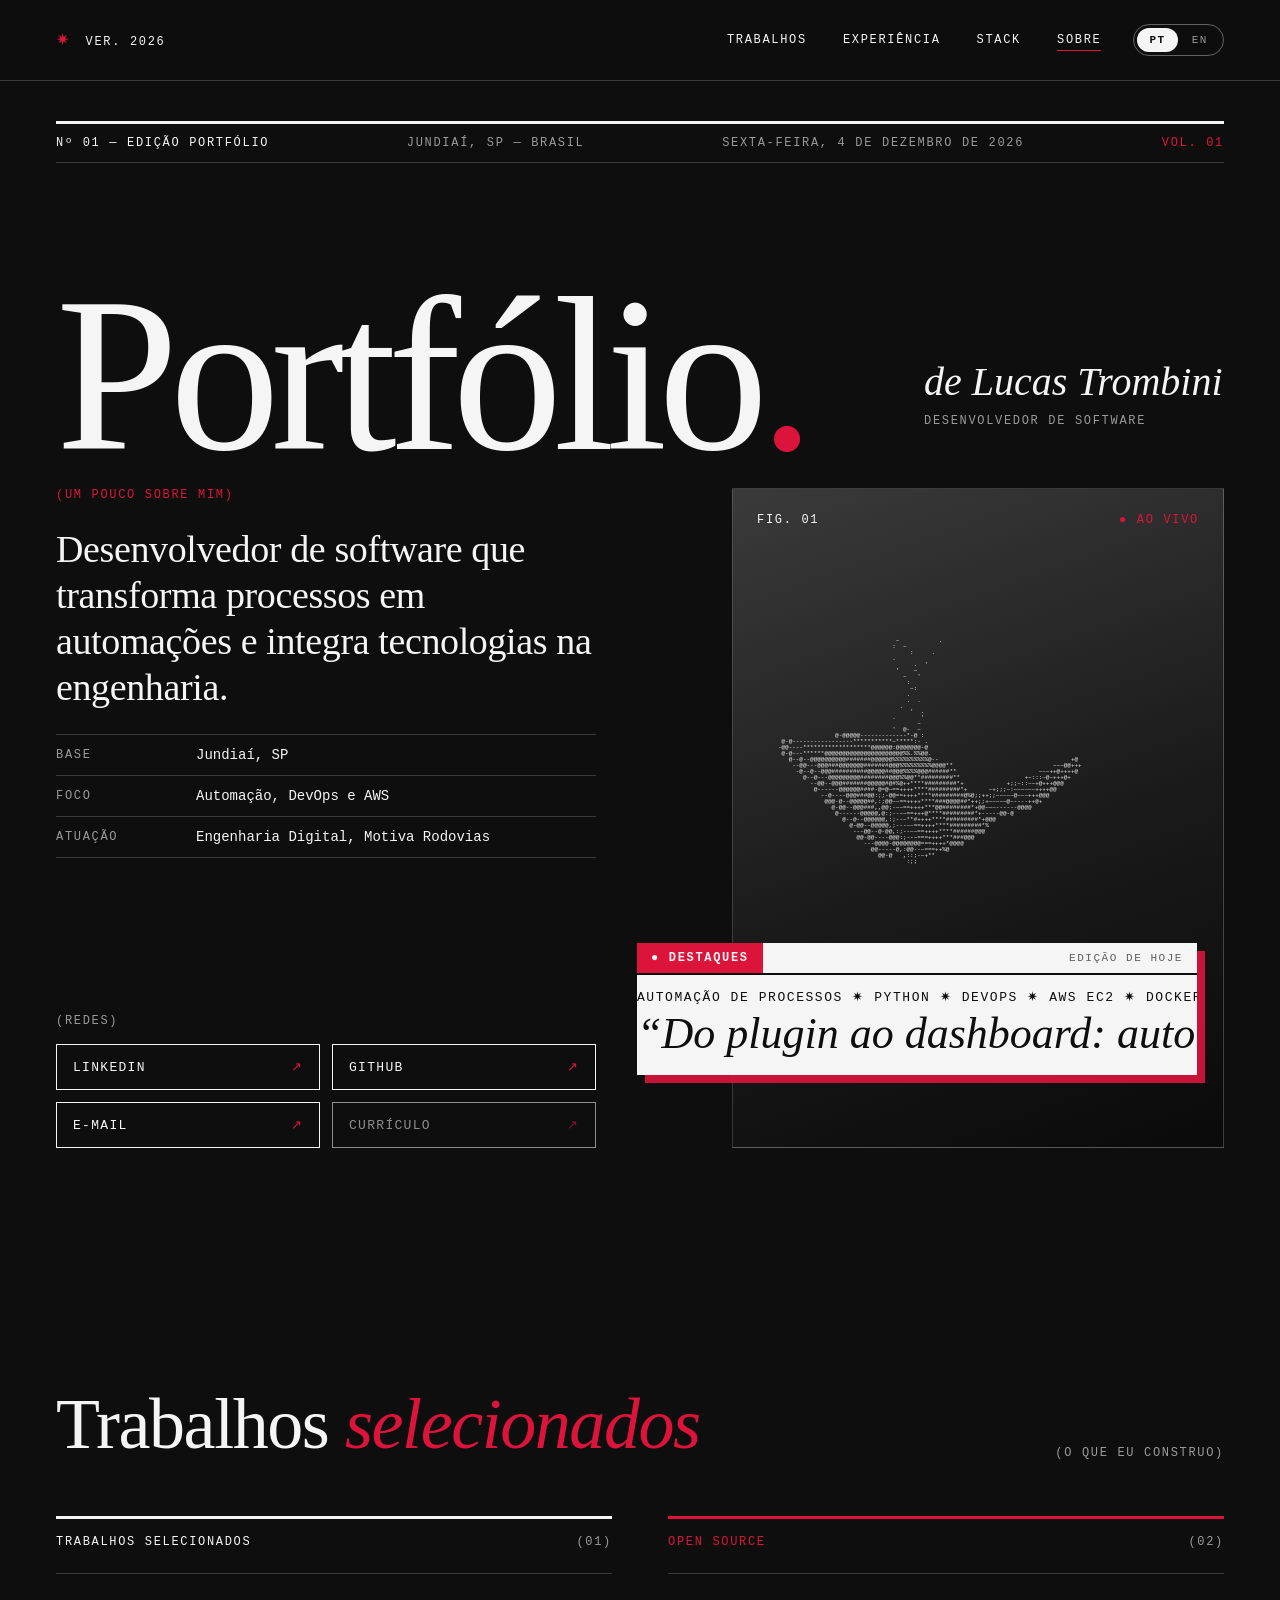
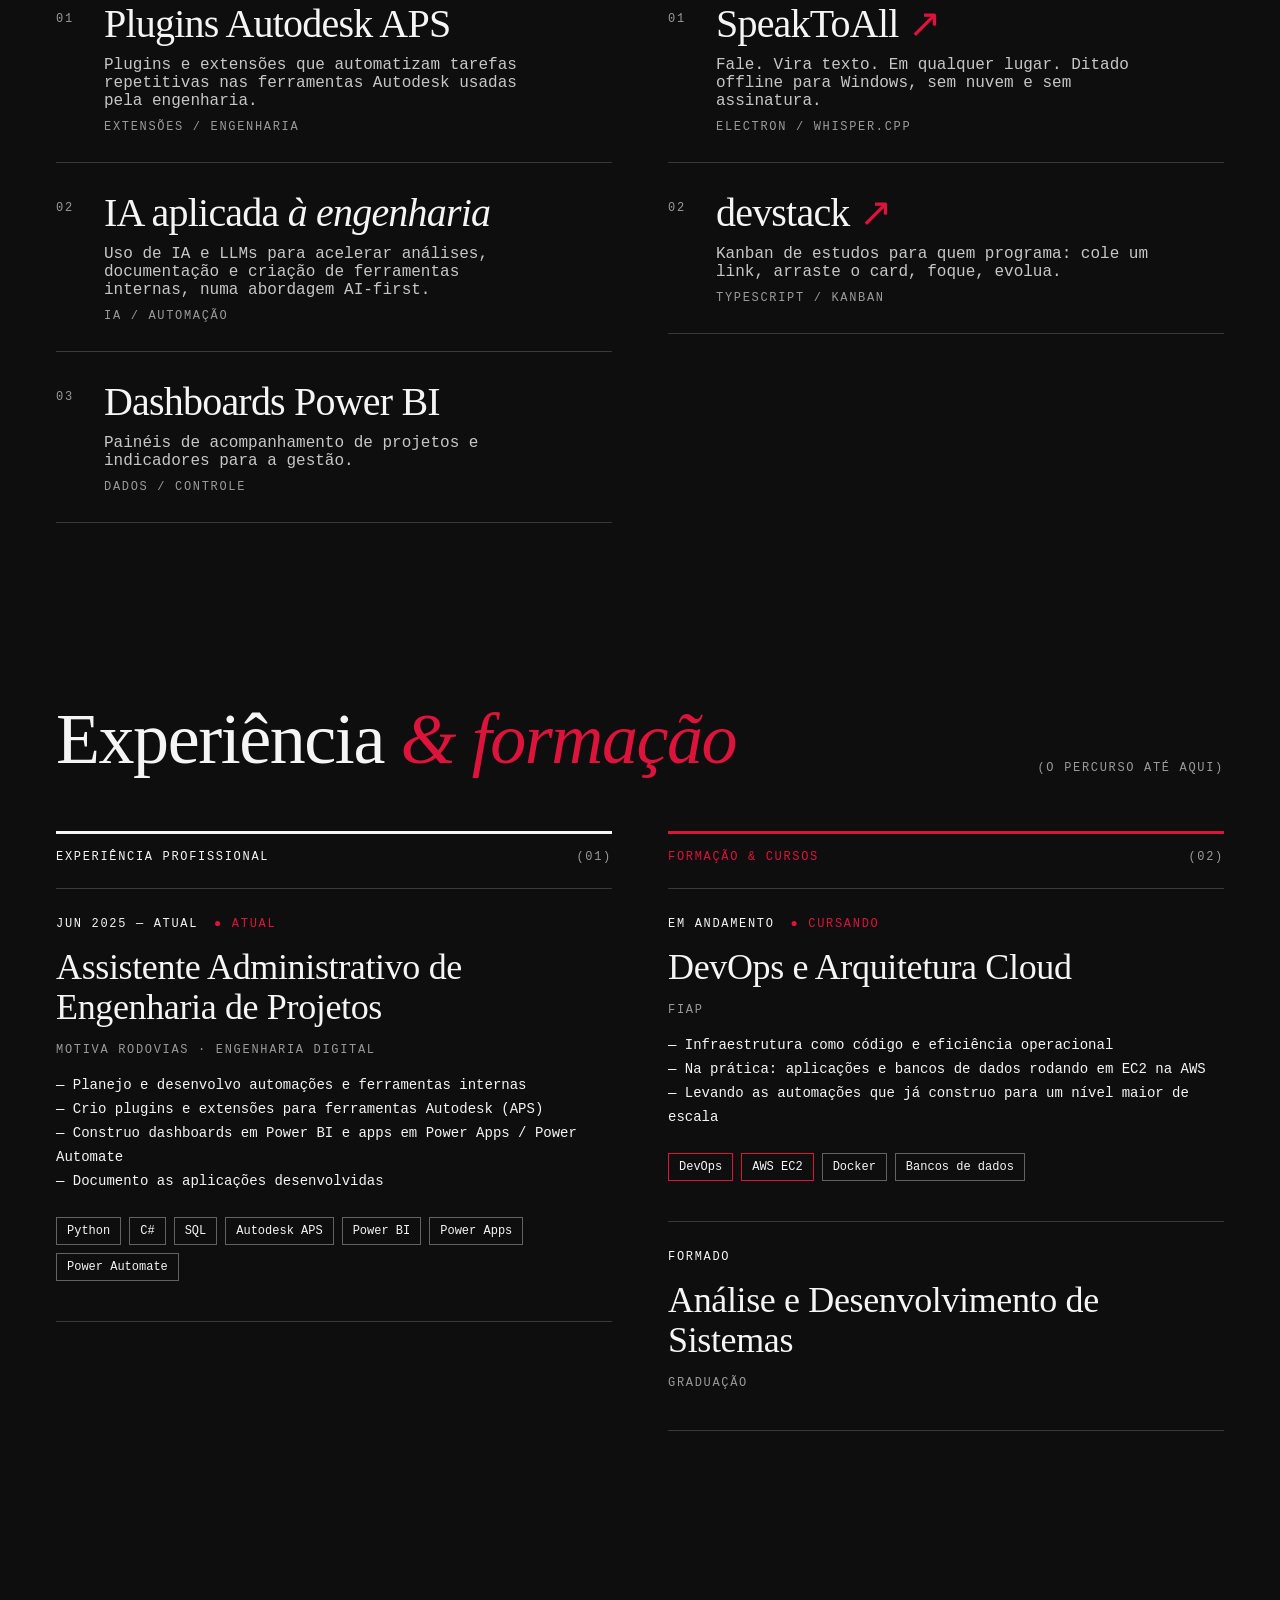
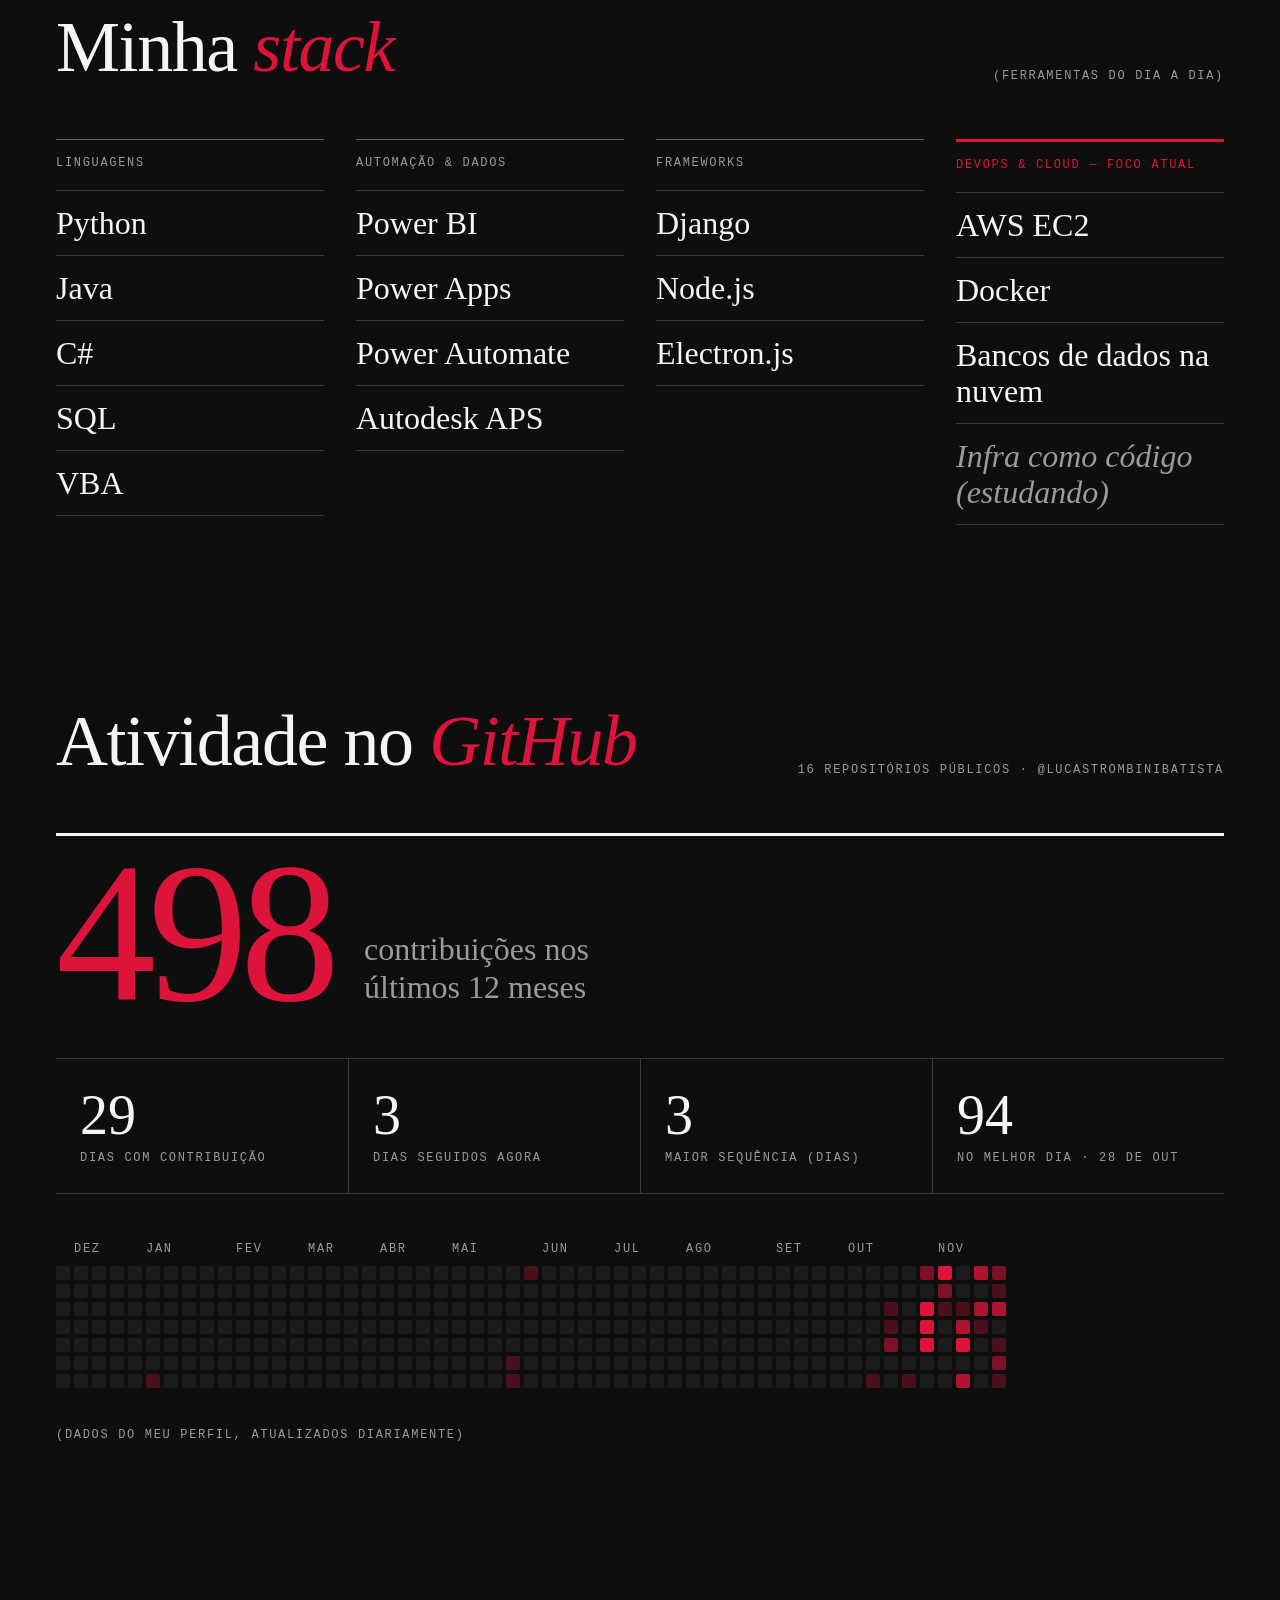
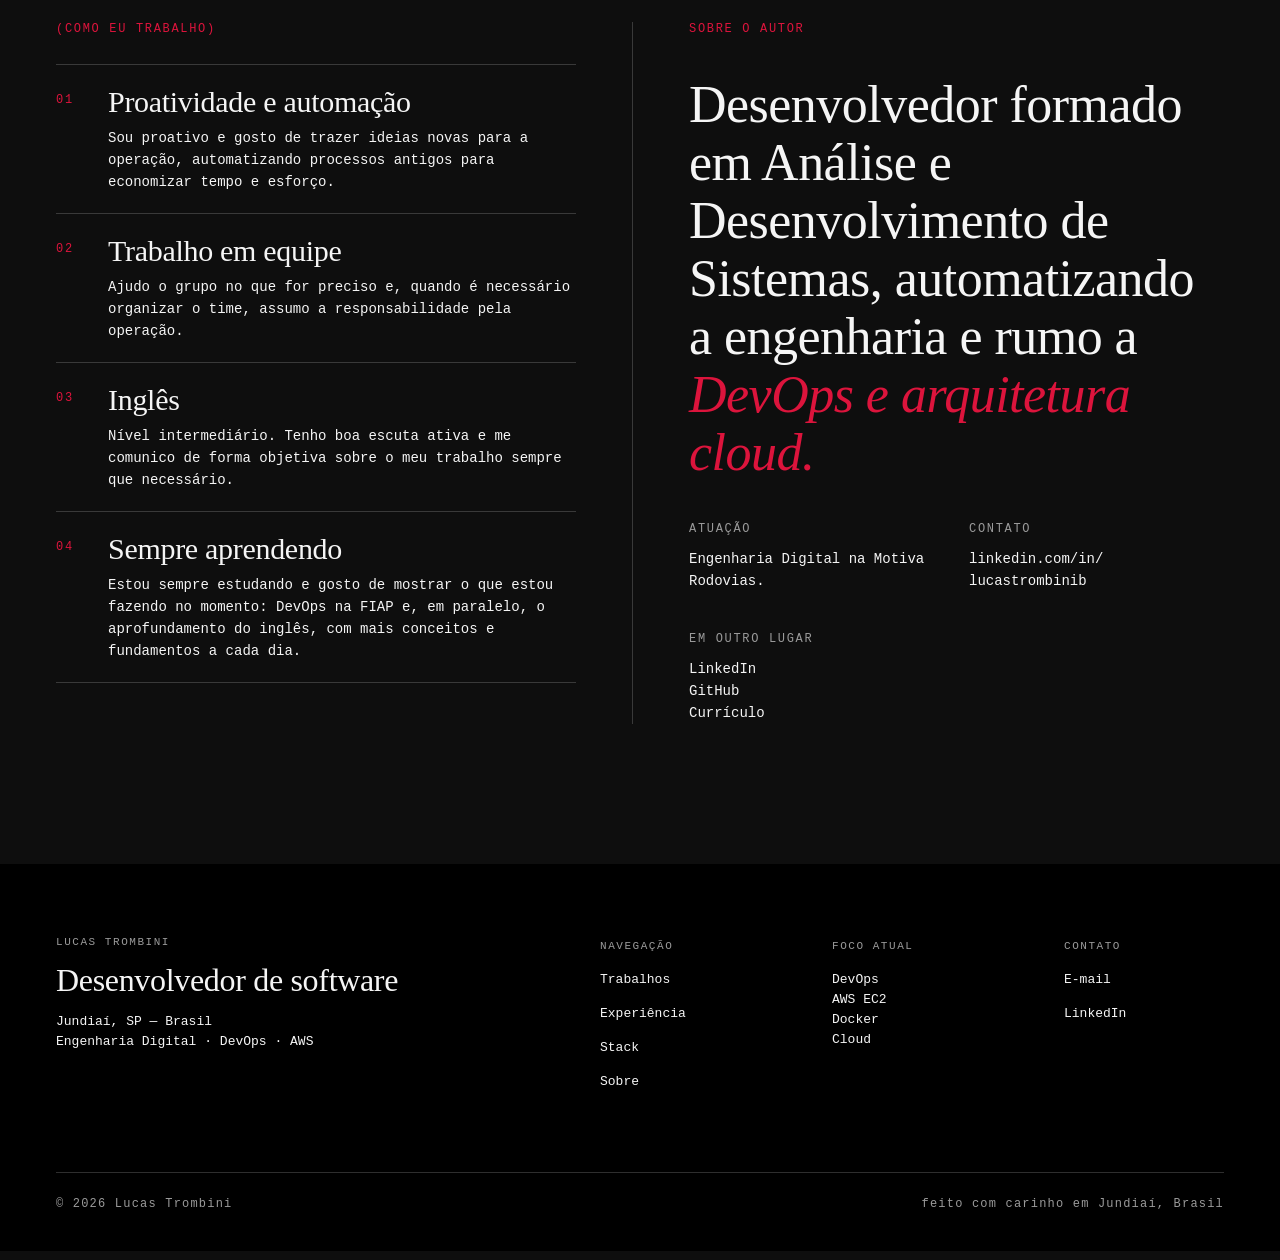
<file: index.html>
<!doctype html>
<html lang="pt-BR">
<head>
  <meta charset="utf-8">
  <meta name="viewport" content="width=device-width, initial-scale=1">
  <meta http-equiv="Content-Security-Policy" content="default-src 'self'; script-src 'self'; connect-src 'self'; style-src 'self' 'unsafe-inline' https://fonts.googleapis.com; font-src https://fonts.gstatic.com; img-src 'self' data:; object-src 'none'; base-uri 'self'; form-action 'none'">
  <title>Lucas Trombini — Portfólio</title>
  <link rel="icon" type="image/png" sizes="192x192" href="icon-192.png">
  <meta name="description" content="Portfólio de Lucas Trombini, desenvolvedor de software em Jundiaí/SP. Automações, engenharia digital, DevOps e AWS.">
  <link rel="alternate" hreflang="en" href="en/index.html">
  <link rel="alternate" hreflang="pt-BR" href="index.html">
  <link rel="preconnect" href="https://fonts.googleapis.com">
  <link rel="preconnect" href="https://fonts.gstatic.com" crossorigin>
  <link href="https://fonts.googleapis.com/css2?family=IBM+Plex+Mono:wght@400;500;600&family=Instrument+Serif:ital@0;1&display=swap" rel="stylesheet">
  <link rel="stylesheet" href="styles.css">
</head>
<body>
  <header class="header" id="topo">
    <a class="logo" href="#topo"><span class="accent">✷</span> ver. 2026</a>
    <div class="header-right">
      <nav class="nav" aria-label="Principal">
        <a href="#trabalhos">Trabalhos</a>
        <a href="#experiencia">Experiência</a>
        <a href="#stack">Stack</a>
        <a href="#sobre">Sobre</a>
      </nav>
      <div class="lang-switch" role="group" aria-label="Idioma / Language">
        <span class="current" aria-current="true">PT</span>
        <a href="en/index.html" hreflang="en" lang="en" title="Read in English">EN</a>
      </div>
    </div>
  </header>

  <main>
    <!-- HERO -->
    <section class="hero">
      <div class="masthead reveal">
        <span class="strong">Nº 01 — Edição portfólio</span>
        <span class="muted">Jundiaí, SP — Brasil</span>
        <span class="muted" id="data-hoje">Edição de hoje</span>
        <span class="accent">Vol. 01</span>
      </div>

      <div class="hero-title-row">
        <h1 class="hero-title reveal" style="--d:.05s">Portfólio<span class="accent">.</span></h1>
        <div class="title-aside reveal" style="--d:.2s">
          <span class="aside-name">de Lucas Trombini</span>
          <span class="label muted">Desenvolvedor de software</span>
        </div>
      </div>

      <div class="hero-body">
        <div class="hero-left">
          <div class="about-short reveal" style="--d:.1s">
            <span class="label accent">(Um pouco sobre mim)</span>
            <p class="lead">Desenvolvedor de software que transforma processos em automações e integra tecnologias na engenharia.</p>
            <dl class="facts">
              <div><dt class="label muted">Base</dt><dd>Jundiaí, SP</dd></div>
              <div><dt class="label muted">Foco</dt><dd>Automação, DevOps e AWS</dd></div>
              <div><dt class="label muted">Atuação</dt><dd>Engenharia Digital, Motiva Rodovias</dd></div>
            </dl>
          </div>

          <div class="socials reveal" style="--d:.2s">
            <span class="label muted">(Redes)</span>
            <div class="social-grid">
              <a class="social" href="https://www.linkedin.com/in/lucastrombinib" target="_blank" rel="noopener noreferrer">LinkedIn <span class="accent">↗</span></a>
              <a class="social" href="https://github.com/LucasTrombiniBatista" target="_blank" rel="noopener noreferrer">GitHub <span class="accent">↗</span></a>
              <a class="social" href="mailto:Lucas.trombini@outlook.com" target="_blank" rel="noopener noreferrer">E-mail <span class="accent">↗</span></a>
              <a class="social" href="#" aria-disabled="true">Currículo <span class="accent">↗</span></a>
            </div>
          </div>
        </div>

        <figure class="hero-photo reveal" style="--d:.15s">
          <div class="photo-top">
            <span class="label strong">Fig. 01</span>
            <span class="label accent">● Ao vivo</span>
          </div>
          <div class="ascii-stage"><pre id="ascii-laptop" aria-label="Laptop em ASCII girando ao lado de uma caneca de café" role="img"></pre></div>

          <div class="ticker-card">
            <div class="ticker-head">
              <span class="ticker-tag">● Destaques</span>
              <span class="ticker-edition">Edição de hoje</span>
            </div>
            <div class="ticker-line mono-line" aria-hidden="true">
              <div class="ticker-track">
                <span>Automação de processos ✷ Python ✷ DevOps ✷ AWS EC2 ✷ Docker ✷ Autodesk APS ✷ Power BI ✷&nbsp;</span>
                <span>Automação de processos ✷ Python ✷ DevOps ✷ AWS EC2 ✷ Docker ✷ Autodesk APS ✷ Power BI ✷&nbsp;</span>
              </div>
            </div>
            <div class="ticker-line serif-line">
              <div class="ticker-track slow">
                <span>“Do plugin ao dashboard: automações para a engenharia, rumo a DevOps e cloud” —&nbsp;</span>
                <span aria-hidden="true">“Do plugin ao dashboard: automações para a engenharia, rumo a DevOps e cloud” —&nbsp;</span>
              </div>
            </div>
          </div>
        </figure>
      </div>
    </section>

    <!-- TRABALHOS -->
    <section class="section" id="trabalhos">
      <div class="section-head reveal">
        <h2 class="section-title">Trabalhos <em class="accent">selecionados</em></h2>
        <span class="label muted">(o que eu construo)</span>
      </div>
      <div class="two-cols">
        <div class="col col-white reveal">
          <div class="col-head"><span class="label strong">Trabalhos selecionados</span><span class="label muted">(01)</span></div>
          <ol class="works works-compact">
            <li class="work reveal"><span class="idx label muted">01</span><div class="work-body"><span class="work-name">Plugins Autodesk APS</span><p class="work-desc">Plugins e extensões que automatizam tarefas repetitivas nas ferramentas Autodesk usadas pela engenharia.</p><span class="label muted kind">Extensões / Engenharia</span></div></li>
            <li class="work reveal"><span class="idx label muted">02</span><div class="work-body"><span class="work-name">IA aplicada <em>à engenharia</em></span><p class="work-desc">Uso de IA e LLMs para acelerar análises, documentação e criação de ferramentas internas, numa abordagem AI-first.</p><span class="label muted kind">IA / Automação</span></div></li>
            <li class="work reveal"><span class="idx label muted">03</span><div class="work-body"><span class="work-name">Dashboards Power BI</span><p class="work-desc">Painéis de acompanhamento de projetos e indicadores para a gestão.</p><span class="label muted kind">Dados / Controle</span></div></li>
          </ol>
        </div>
        <div class="col col-red reveal" style="--d:.12s">
          <div class="col-head"><span class="label accent">Open source</span><span class="label muted">(02)</span></div>
          <ol class="works works-compact">
            <li class="work reveal"><span class="idx label muted">01</span><div class="work-body"><a class="work-name" href="https://github.com/LucasTrombiniBatista/SpeakToAll" target="_blank" rel="noopener noreferrer">SpeakToAll <span class="accent">↗</span></a><p class="work-desc">Fale. Vira texto. Em qualquer lugar. Ditado offline para Windows, sem nuvem e sem assinatura.</p><span class="label muted kind">Electron / whisper.cpp</span></div></li>
            <li class="work reveal"><span class="idx label muted">02</span><div class="work-body"><a class="work-name" href="https://github.com/LucasTrombiniBatista/devstack" target="_blank" rel="noopener noreferrer">devstack <span class="accent">↗</span></a><p class="work-desc">Kanban de estudos para quem programa: cole um link, arraste o card, foque, evolua.</p><span class="label muted kind">TypeScript / Kanban</span></div></li>
          </ol>
        </div>
      </div>
    </section>

    <!-- EXPERIÊNCIA E FORMAÇÃO -->
    <section class="section" id="experiencia">
      <div class="section-head reveal">
        <h2 class="section-title">Experiência <em class="accent">&amp; formação</em></h2>
        <span class="label muted">(o percurso até aqui)</span>
      </div>
      <div class="two-cols">
        <div class="col col-white reveal">
          <div class="col-head"><span class="label strong">Experiência profissional</span><span class="label muted">(01)</span></div>
          <article class="entry">
            <div class="entry-meta"><span class="label strong">Jun 2025 — Atual</span><span class="label accent">● Atual</span></div>
            <h3 class="entry-title">Assistente Administrativo de Engenharia de Projetos</h3>
            <span class="label muted">Motiva Rodovias · Engenharia Digital</span>
            <ul class="bullets">
              <li>Planejo e desenvolvo automações e ferramentas internas</li>
              <li>Crio plugins e extensões para ferramentas Autodesk (APS)</li>
              <li>Construo dashboards em Power BI e apps em Power Apps / Power Automate</li>
              <li>Documento as aplicações desenvolvidas</li>
            </ul>
            <div class="tags">
              <span class="tag">Python</span><span class="tag">C#</span><span class="tag">SQL</span><span class="tag">Autodesk APS</span>
              <span class="tag">Power BI</span><span class="tag">Power Apps</span><span class="tag">Power Automate</span>
            </div>
          </article>
        </div>

        <div class="col col-red reveal" style="--d:.12s">
          <div class="col-head"><span class="label accent">Formação &amp; cursos</span><span class="label muted">(02)</span></div>
          <article class="entry">
            <div class="entry-meta"><span class="label strong">Em andamento</span><span class="label accent">● Cursando</span></div>
            <h3 class="entry-title">DevOps e Arquitetura Cloud</h3>
            <span class="label muted">FIAP</span>
            <ul class="bullets">
              <li>Infraestrutura como código e eficiência operacional</li>
              <li>Na prática: aplicações e bancos de dados rodando em EC2 na AWS</li>
              <li>Levando as automações que já construo para um nível maior de escala</li>
            </ul>
            <div class="tags">
              <span class="tag hot">DevOps</span><span class="tag hot">AWS EC2</span><span class="tag">Docker</span><span class="tag">Bancos de dados</span>
            </div>
          </article>
          <article class="entry">
            <div class="entry-meta"><span class="label strong">Formado</span></div>
            <h3 class="entry-title">Análise e Desenvolvimento de Sistemas</h3>
            <span class="label muted">Graduação</span>
          </article>
        </div>
      </div>
    </section>

    <!-- STACK -->
    <section class="section" id="stack">
      <div class="section-head reveal">
        <h2 class="section-title">Minha <em class="accent">stack</em></h2>
        <span class="label muted">(ferramentas do dia a dia)</span>
      </div>
      <div class="stack-grid">
        <div class="stack-group reveal">
          <span class="label muted group-title">Linguagens</span>
          <ul><li>Python</li><li>Java</li><li>C#</li><li>SQL</li><li>VBA</li></ul>
        </div>
        <div class="stack-group reveal" style="--d:.08s">
          <span class="label muted group-title">Automação &amp; dados</span>
          <ul><li>Power BI</li><li>Power Apps</li><li>Power Automate</li><li>Autodesk APS</li></ul>
        </div>
        <div class="stack-group reveal" style="--d:.16s">
          <span class="label muted group-title">Frameworks</span>
          <ul><li>Django</li><li>Node.js</li><li>Electron.js</li></ul>
        </div>
        <div class="stack-group focus reveal" style="--d:.24s">
          <span class="label accent group-title">DevOps &amp; Cloud — foco atual</span>
          <ul><li>AWS EC2</li><li>Docker</li><li>Bancos de dados na nuvem</li><li class="studying"><em>Infra como código (estudando)</em></li></ul>
        </div>
      </div>
    </section>

    <!-- GITHUB -->
    <section class="section gh" id="github" data-src="data/github.json" hidden>
      <div class="section-head reveal">
        <h2 class="section-title">Atividade no <em class="accent">GitHub</em></h2>
        <span class="label muted" data-gh="meta"></span>
      </div>
      <div class="gh-hero reveal">
        <span class="gh-total accent" data-gh="total"></span>
        <span class="gh-total-label muted">contribuições nos últimos 12 meses</span>
      </div>
      <dl class="gh-stats reveal">
        <div><dd data-gh="active"></dd><dt class="label muted">dias com contribuição</dt></div>
        <div><dd data-gh="current"></dd><dt class="label muted">dias seguidos agora</dt></div>
        <div><dd data-gh="longest"></dd><dt class="label muted">maior sequência (dias)</dt></div>
        <div><dd data-gh="best"></dd><dt class="label muted">no melhor dia · <span data-gh="best-date"></span></dt></div>
      </dl>
      <div class="gh-scroll reveal">
        <div class="gh-months"></div>
        <div class="gh-grid" role="img" aria-label="Mapa de contribuições dos últimos 12 meses"></div>
      </div>
      <p class="label muted gh-note">(Dados do meu perfil, atualizados diariamente)</p>
    </section>

    <!-- SOBRE -->
    <section class="section about" id="sobre">
      <div class="letter reveal">
        <span class="label accent">(Como eu trabalho)</span>
        <ol class="principles">
          <li><span class="label accent num">01</span><div><h3>Proatividade e automação</h3><p>Sou proativo e gosto de trazer ideias novas para a operação, automatizando processos antigos para economizar tempo e esforço.</p></div></li>
          <li><span class="label accent num">02</span><div><h3>Trabalho em equipe</h3><p>Ajudo o grupo no que for preciso e, quando é necessário organizar o time, assumo a responsabilidade pela operação.</p></div></li>
          <li><span class="label accent num">03</span><div><h3>Inglês</h3><p>Nível intermediário. Tenho boa escuta ativa e me comunico de forma objetiva sobre o meu trabalho sempre que necessário.</p></div></li>
          <li><span class="label accent num">04</span><div><h3>Sempre aprendendo</h3><p>Estou sempre estudando e gosto de mostrar o que estou fazendo no momento: DevOps na FIAP e, em paralelo, o aprofundamento do inglês, com mais conceitos e fundamentos a cada dia.</p></div></li>
        </ol>
      </div>
      <div class="author reveal" style="--d:.12s">
        <span class="label accent">Sobre o autor</span>
        <p class="author-lead">Desenvolvedor formado em Análise e Desenvolvimento de Sistemas, automatizando a engenharia e rumo a <em class="accent">DevOps e arquitetura cloud.</em></p>
        <div class="author-meta">
          <div><span class="label muted">Atuação</span><p>Engenharia Digital na Motiva Rodovias.</p></div>
          <div><span class="label muted">Contato</span><p><a href="https://www.linkedin.com/in/lucastrombinib" target="_blank" rel="noopener">linkedin.com/in/<br>lucastrombinib</a></p></div>
          <div><span class="label muted">Em outro lugar</span><p>LinkedIn<br>GitHub<br>Currículo</p></div>
        </div>
      </div>
    </section>
  </main>

  <footer class="footer">
    <div class="footer-top">
      <div class="footer-id reveal">
        <span class="label muted">Lucas Trombini</span>
        <p class="footer-role">Desenvolvedor de software</p>
        <p class="footer-info">Jundiaí, SP — Brasil<br>Engenharia Digital · DevOps · AWS</p>
      </div>
      <div class="footer-cols reveal" style="--d:.1s">
        <div><span class="label muted">Navegação</span><a href="#trabalhos">Trabalhos</a><a href="#experiencia">Experiência</a><a href="#stack">Stack</a><a href="#sobre">Sobre</a></div>
        <div><span class="label muted">Foco atual</span><p>DevOps<br>AWS EC2<br>Docker<br>Cloud</p></div>
        <div><span class="label muted">Contato</span><a href="mailto:Lucas.trombini@outlook.com">E-mail</a><a href="https://www.linkedin.com/in/lucastrombinib" target="_blank" rel="noopener">LinkedIn</a></div>
      </div>
    </div>
    <div class="footer-bottom">
      <span>© <span id="ano">2026</span> Lucas Trombini</span>
      <span>feito com carinho em Jundiaí, Brasil</span>
    </div>
  </footer>

  <script src="ascii-laptop.js" defer></script>
  <script src="script.js"></script>
</body>
</html>
</file>
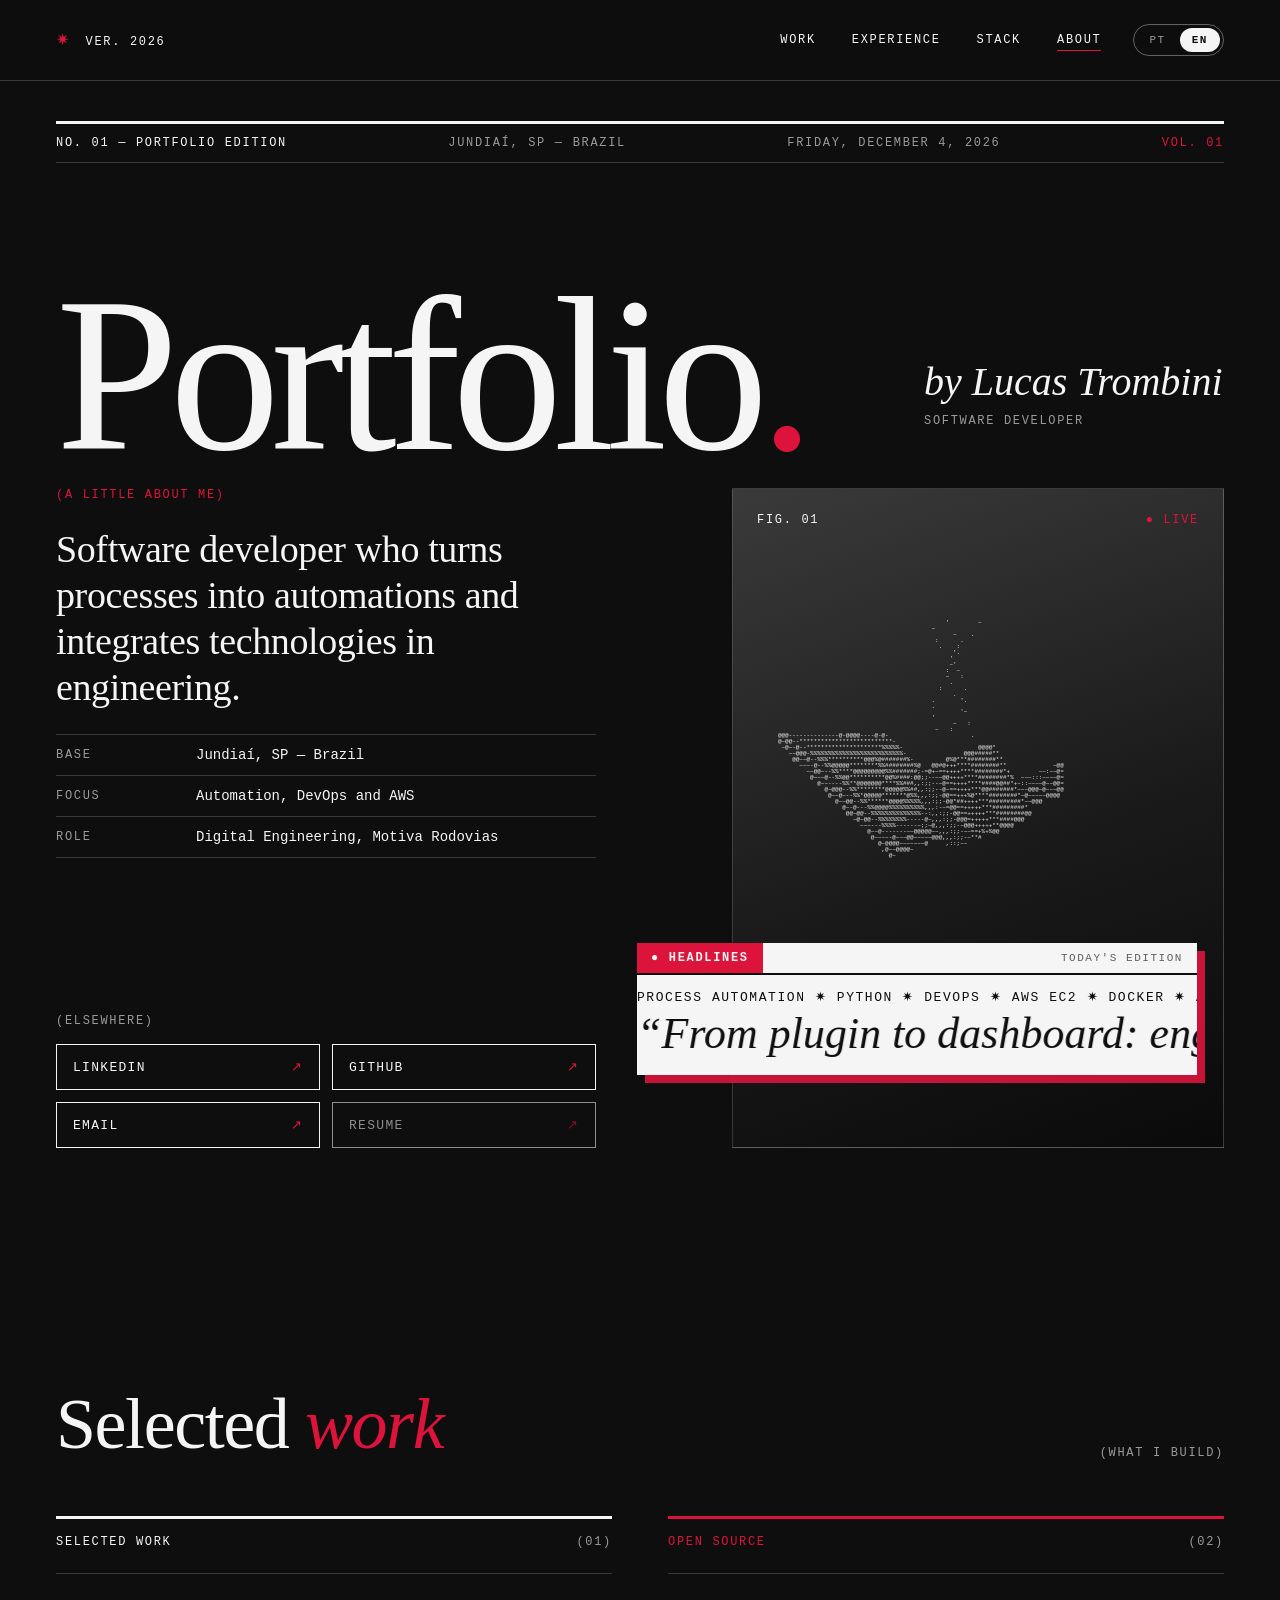
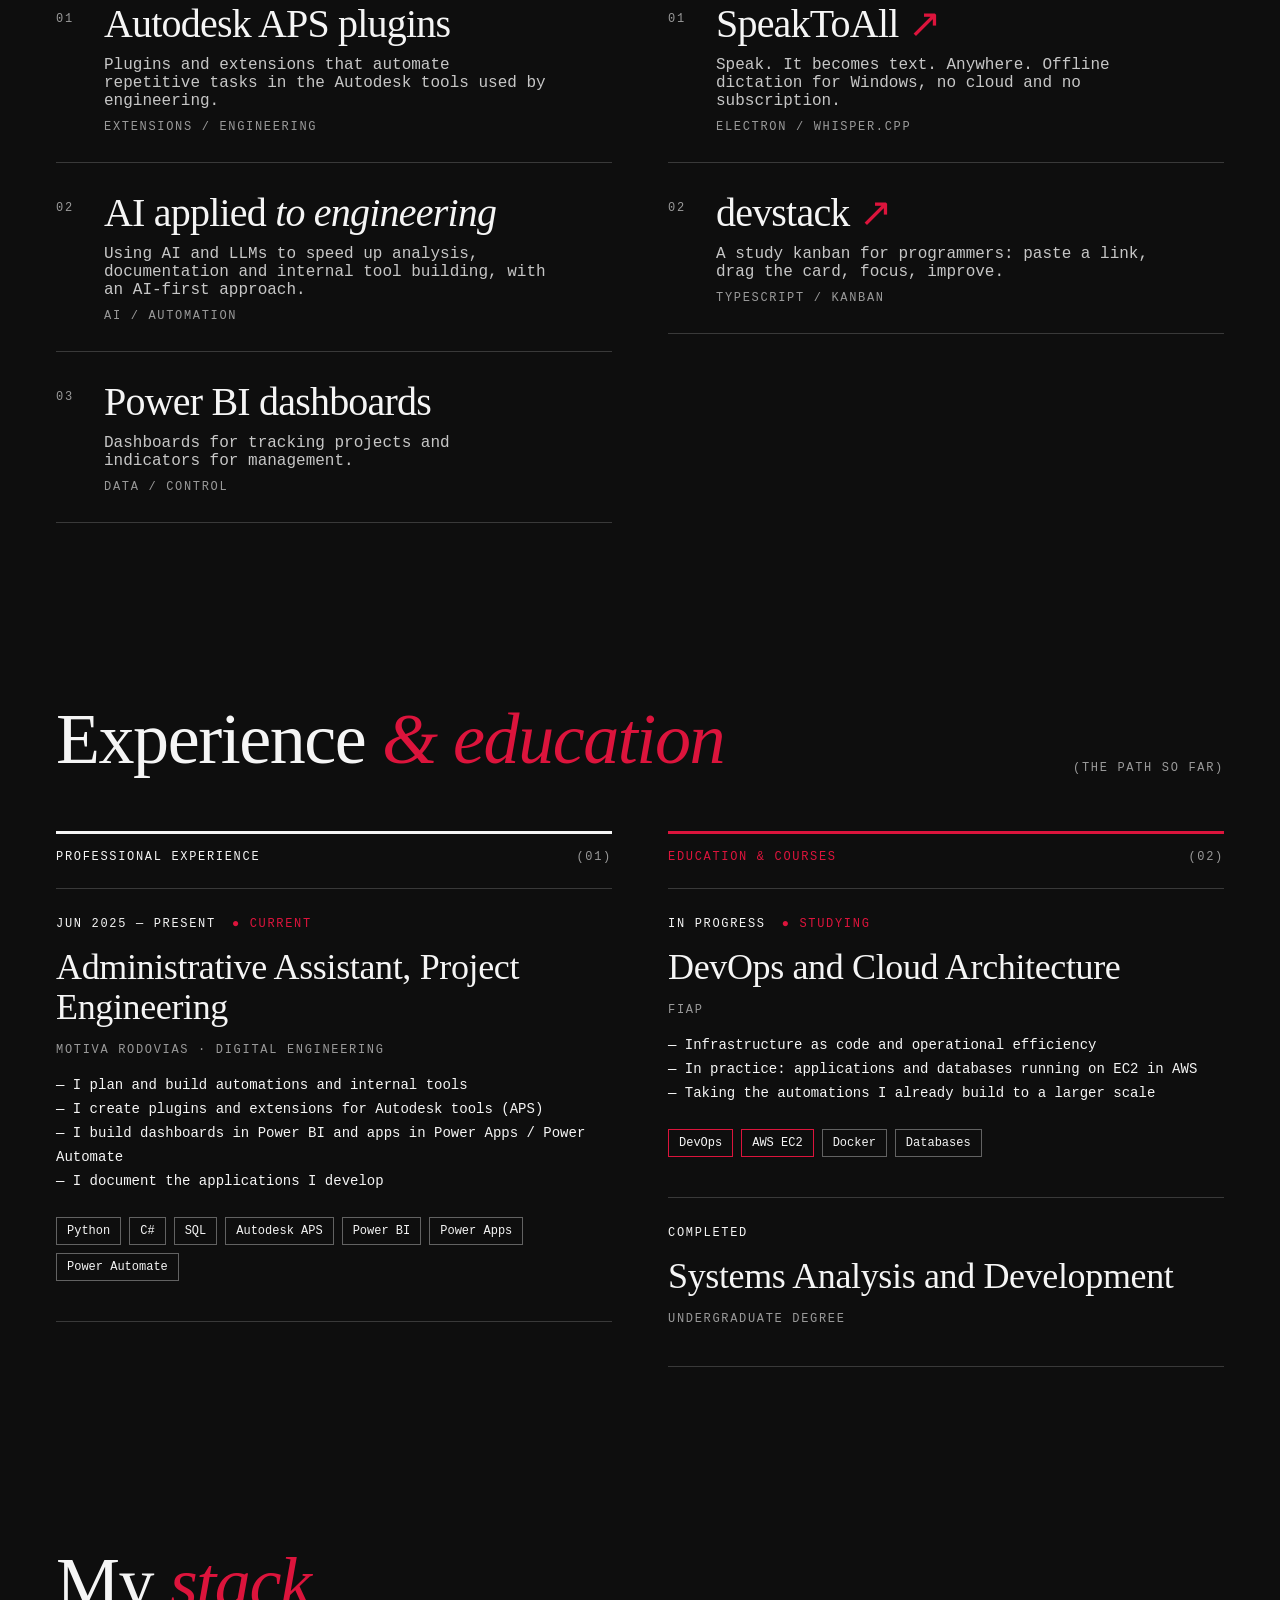
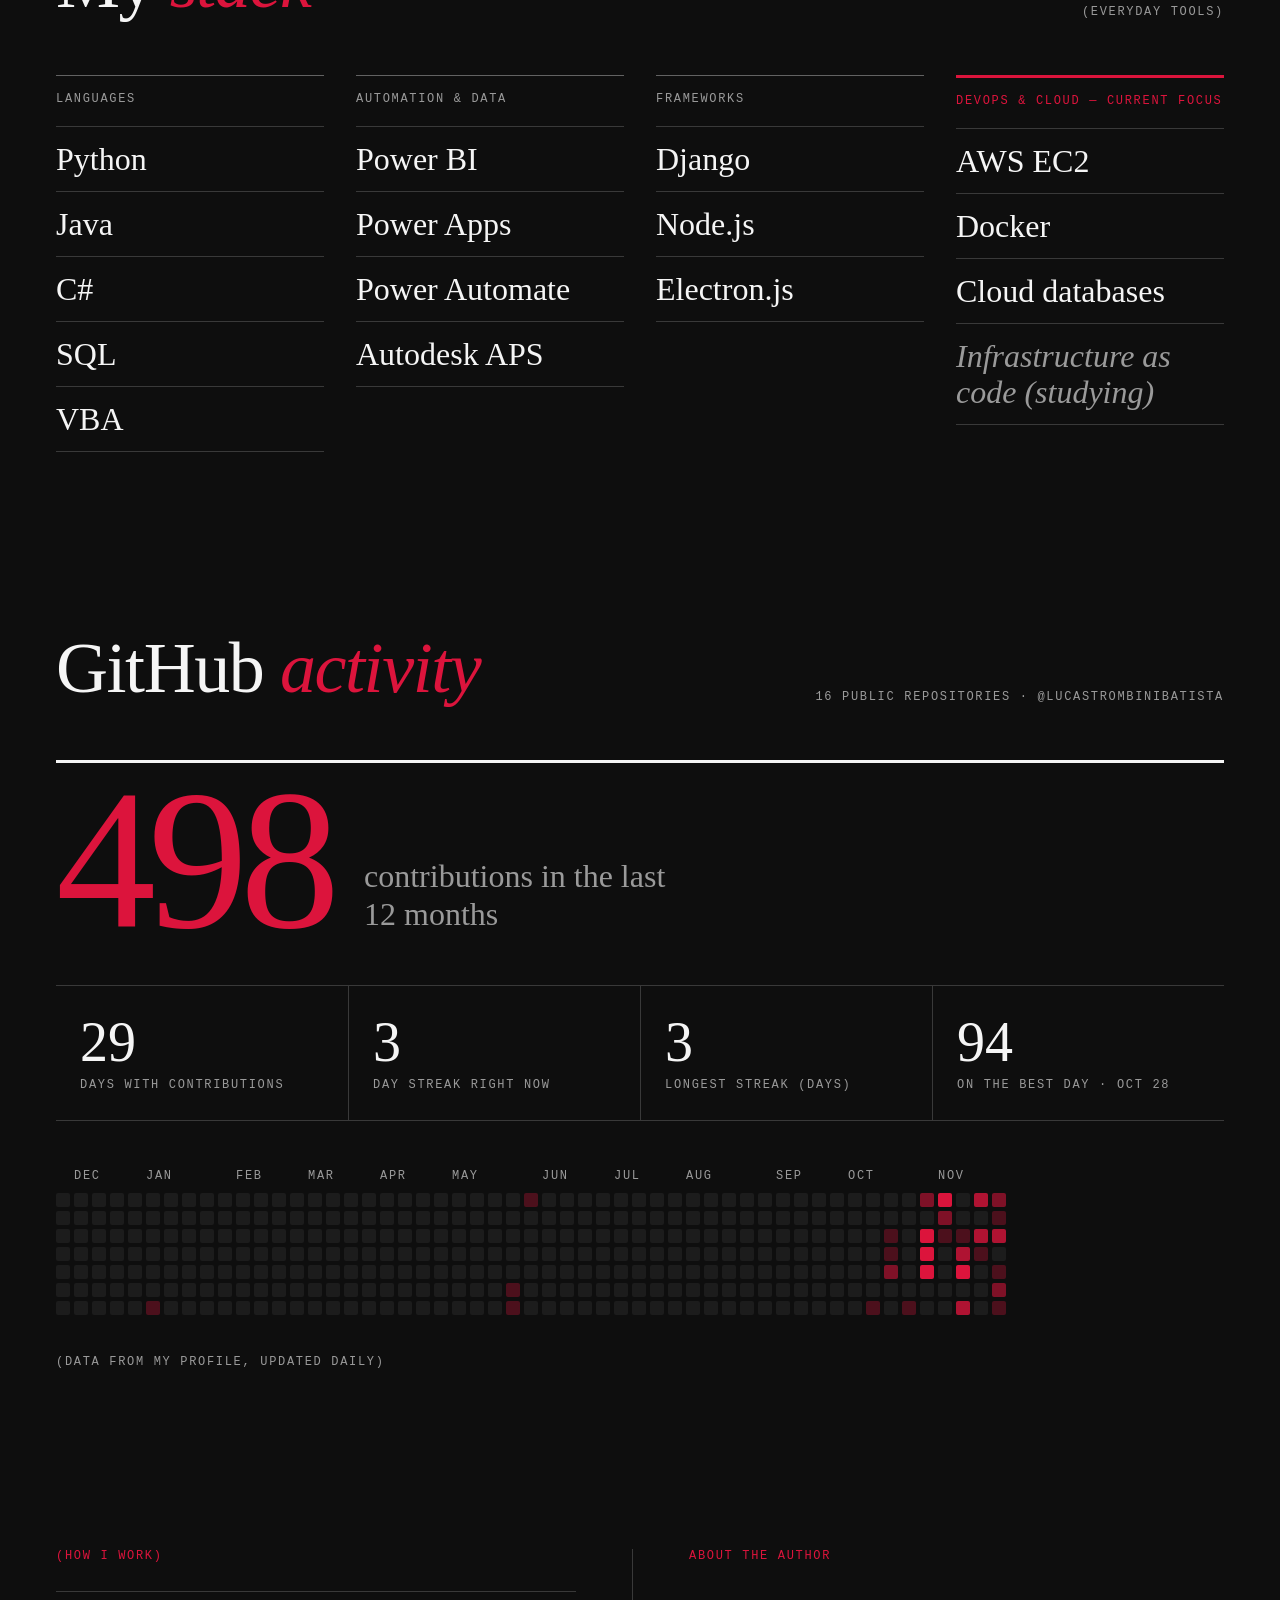
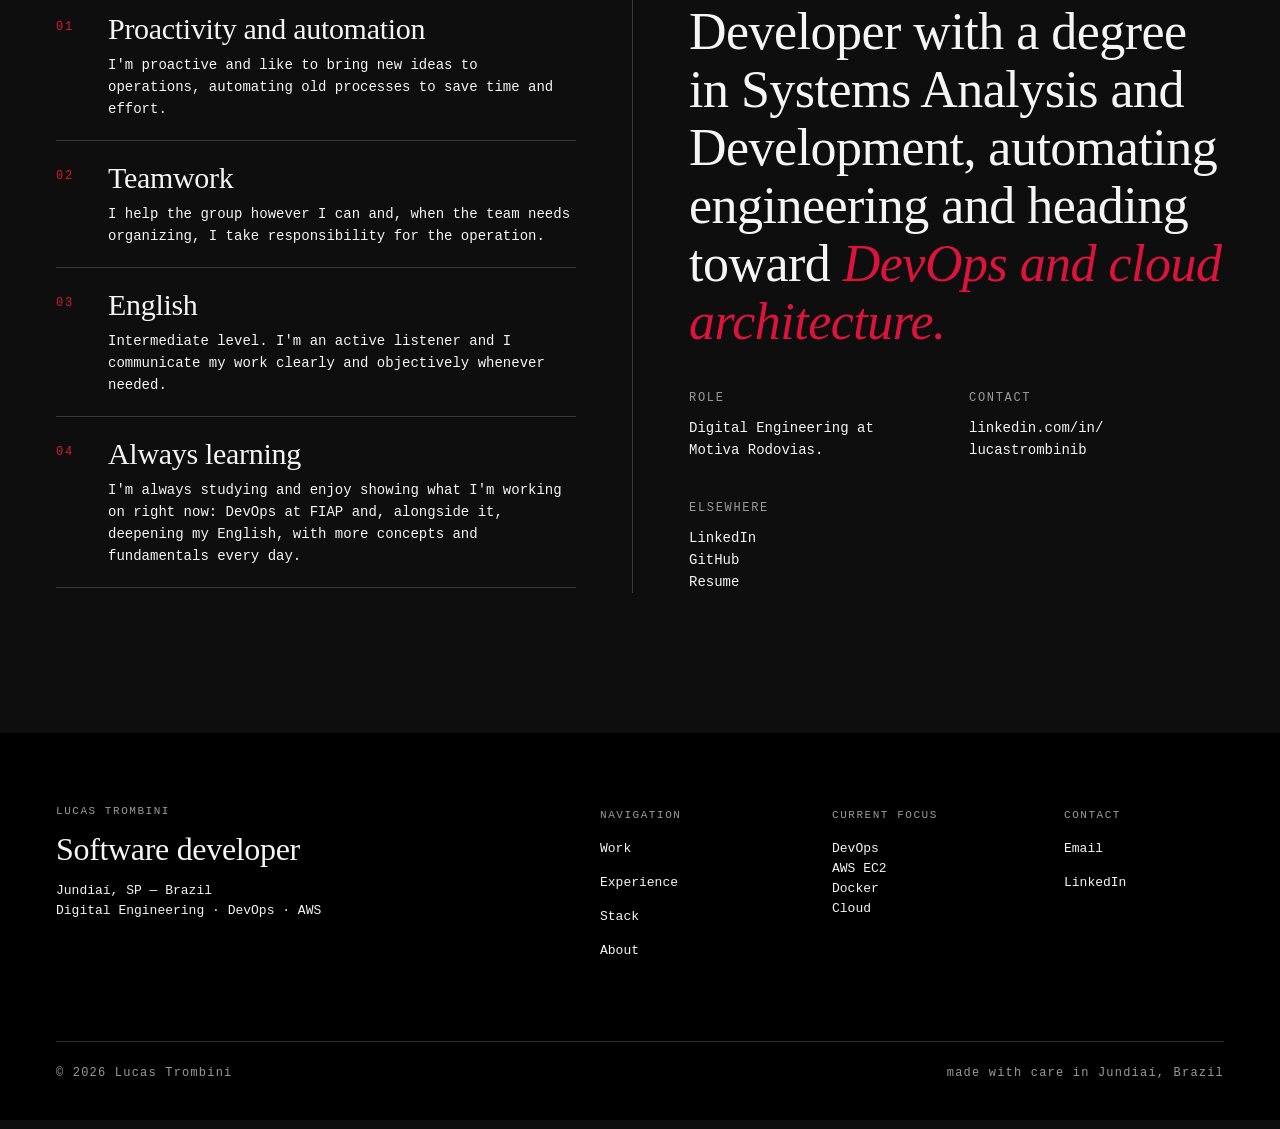
<file: en/index.html>
<!doctype html>
<html lang="en">
<head>
  <meta charset="utf-8">
  <meta name="viewport" content="width=device-width, initial-scale=1">
  <meta http-equiv="Content-Security-Policy" content="default-src 'self'; script-src 'self'; connect-src 'self'; style-src 'self' 'unsafe-inline' https://fonts.googleapis.com; font-src https://fonts.gstatic.com; img-src 'self' data:; object-src 'none'; base-uri 'self'; form-action 'none'">
  <title>Lucas Trombini — Portfolio</title>
  <link rel="icon" type="image/png" sizes="192x192" href="../icon-192.png">
  <meta name="description" content="Portfolio of Lucas Trombini, software developer based in Jundiaí, Brazil. Automation, digital engineering, DevOps and AWS.">
  <link rel="alternate" hreflang="pt-BR" href="../index.html">
  <link rel="alternate" hreflang="en" href="index.html">
  <link rel="preconnect" href="https://fonts.googleapis.com">
  <link rel="preconnect" href="https://fonts.gstatic.com" crossorigin>
  <link href="https://fonts.googleapis.com/css2?family=IBM+Plex+Mono:wght@400;500;600&family=Instrument+Serif:ital@0;1&display=swap" rel="stylesheet">
  <link rel="stylesheet" href="../styles.css">
</head>
<body>
  <header class="header" id="top">
    <a class="logo" href="#top"><span class="accent">✷</span> ver. 2026</a>
    <div class="header-right">
      <nav class="nav" aria-label="Main">
        <a href="#work">Work</a>
        <a href="#experience">Experience</a>
        <a href="#stack">Stack</a>
        <a href="#about">About</a>
      </nav>
      <div class="lang-switch" role="group" aria-label="Idioma / Language">
        <a href="../index.html" hreflang="pt-BR" lang="pt-BR" title="Ler em português">PT</a>
        <span class="current" aria-current="true">EN</span>
      </div>
    </div>
  </header>

  <main>
    <!-- HERO -->
    <section class="hero">
      <div class="masthead reveal">
        <span class="strong">No. 01 — Portfolio edition</span>
        <span class="muted">Jundiaí, SP — Brazil</span>
        <span class="muted" id="data-hoje">Today's edition</span>
        <span class="accent">Vol. 01</span>
      </div>

      <div class="hero-title-row">
        <h1 class="hero-title reveal" style="--d:.05s">Portfolio<span class="accent">.</span></h1>
        <div class="title-aside reveal" style="--d:.2s">
          <span class="aside-name">by Lucas Trombini</span>
          <span class="label muted">Software developer</span>
        </div>
      </div>

      <div class="hero-body">
        <div class="hero-left">
          <div class="about-short reveal" style="--d:.1s">
            <span class="label accent">(A little about me)</span>
            <p class="lead">Software developer who turns processes into automations and integrates technologies in engineering.</p>
            <dl class="facts">
              <div><dt class="label muted">Base</dt><dd>Jundiaí, SP — Brazil</dd></div>
              <div><dt class="label muted">Focus</dt><dd>Automation, DevOps and AWS</dd></div>
              <div><dt class="label muted">Role</dt><dd>Digital Engineering, Motiva Rodovias</dd></div>
            </dl>
          </div>

          <div class="socials reveal" style="--d:.2s">
            <span class="label muted">(Elsewhere)</span>
            <div class="social-grid">
              <a class="social" href="https://www.linkedin.com/in/lucastrombinib" target="_blank" rel="noopener noreferrer">LinkedIn <span class="accent">↗</span></a>
              <a class="social" href="https://github.com/LucasTrombiniBatista" target="_blank" rel="noopener noreferrer">GitHub <span class="accent">↗</span></a>
              <a class="social" href="mailto:Lucas.trombini@outlook.com" target="_blank" rel="noopener noreferrer">Email <span class="accent">↗</span></a>
              <a class="social" href="#" aria-disabled="true">Resume <span class="accent">↗</span></a>
            </div>
          </div>
        </div>

        <figure class="hero-photo reveal" style="--d:.15s">
          <div class="photo-top">
            <span class="label strong">Fig. 01</span>
            <span class="label accent">● Live</span>
          </div>
          <div class="ascii-stage"><pre id="ascii-laptop" aria-label="ASCII laptop spinning next to a coffee mug" role="img"></pre></div>

          <div class="ticker-card">
            <div class="ticker-head">
              <span class="ticker-tag">● Headlines</span>
              <span class="ticker-edition">Today's edition</span>
            </div>
            <div class="ticker-line mono-line" aria-hidden="true">
              <div class="ticker-track">
                <span>Process automation ✷ Python ✷ DevOps ✷ AWS EC2 ✷ Docker ✷ Autodesk APS ✷ Power BI ✷&nbsp;</span>
                <span>Process automation ✷ Python ✷ DevOps ✷ AWS EC2 ✷ Docker ✷ Autodesk APS ✷ Power BI ✷&nbsp;</span>
              </div>
            </div>
            <div class="ticker-line serif-line">
              <div class="ticker-track slow">
                <span>“From plugin to dashboard: engineering automations, heading toward DevOps and cloud” —&nbsp;</span>
                <span aria-hidden="true">“From plugin to dashboard: engineering automations, heading toward DevOps and cloud” —&nbsp;</span>
              </div>
            </div>
          </div>
        </figure>
      </div>
    </section>

    <!-- WORK -->
    <section class="section" id="work">
      <div class="section-head reveal">
        <h2 class="section-title">Selected <em class="accent">work</em></h2>
        <span class="label muted">(what I build)</span>
      </div>
      <div class="two-cols">
        <div class="col col-white reveal">
          <div class="col-head"><span class="label strong">Selected work</span><span class="label muted">(01)</span></div>
          <ol class="works works-compact">
            <li class="work reveal"><span class="idx label muted">01</span><div class="work-body"><span class="work-name">Autodesk APS plugins</span><p class="work-desc">Plugins and extensions that automate repetitive tasks in the Autodesk tools used by engineering.</p><span class="label muted kind">Extensions / Engineering</span></div></li>
            <li class="work reveal"><span class="idx label muted">02</span><div class="work-body"><span class="work-name">AI applied <em>to engineering</em></span><p class="work-desc">Using AI and LLMs to speed up analysis, documentation and internal tool building, with an AI-first approach.</p><span class="label muted kind">AI / Automation</span></div></li>
            <li class="work reveal"><span class="idx label muted">03</span><div class="work-body"><span class="work-name">Power BI dashboards</span><p class="work-desc">Dashboards for tracking projects and indicators for management.</p><span class="label muted kind">Data / Control</span></div></li>
          </ol>
        </div>
        <div class="col col-red reveal" style="--d:.12s">
          <div class="col-head"><span class="label accent">Open source</span><span class="label muted">(02)</span></div>
          <ol class="works works-compact">
            <li class="work reveal"><span class="idx label muted">01</span><div class="work-body"><a class="work-name" href="https://github.com/LucasTrombiniBatista/SpeakToAll" target="_blank" rel="noopener noreferrer">SpeakToAll <span class="accent">↗</span></a><p class="work-desc">Speak. It becomes text. Anywhere. Offline dictation for Windows, no cloud and no subscription.</p><span class="label muted kind">Electron / whisper.cpp</span></div></li>
            <li class="work reveal"><span class="idx label muted">02</span><div class="work-body"><a class="work-name" href="https://github.com/LucasTrombiniBatista/devstack" target="_blank" rel="noopener noreferrer">devstack <span class="accent">↗</span></a><p class="work-desc">A study kanban for programmers: paste a link, drag the card, focus, improve.</p><span class="label muted kind">TypeScript / Kanban</span></div></li>
          </ol>
        </div>
      </div>
    </section>

    <!-- EXPERIENCE AND EDUCATION -->
    <section class="section" id="experience">
      <div class="section-head reveal">
        <h2 class="section-title">Experience <em class="accent">&amp; education</em></h2>
        <span class="label muted">(the path so far)</span>
      </div>
      <div class="two-cols">
        <div class="col col-white reveal">
          <div class="col-head"><span class="label strong">Professional experience</span><span class="label muted">(01)</span></div>
          <article class="entry">
            <div class="entry-meta"><span class="label strong">Jun 2025 — Present</span><span class="label accent">● Current</span></div>
            <h3 class="entry-title">Administrative Assistant, Project Engineering</h3>
            <span class="label muted">Motiva Rodovias · Digital Engineering</span>
            <ul class="bullets">
              <li>I plan and build automations and internal tools</li>
              <li>I create plugins and extensions for Autodesk tools (APS)</li>
              <li>I build dashboards in Power BI and apps in Power Apps / Power Automate</li>
              <li>I document the applications I develop</li>
            </ul>
            <div class="tags">
              <span class="tag">Python</span><span class="tag">C#</span><span class="tag">SQL</span><span class="tag">Autodesk APS</span>
              <span class="tag">Power BI</span><span class="tag">Power Apps</span><span class="tag">Power Automate</span>
            </div>
          </article>
        </div>

        <div class="col col-red reveal" style="--d:.12s">
          <div class="col-head"><span class="label accent">Education &amp; courses</span><span class="label muted">(02)</span></div>
          <article class="entry">
            <div class="entry-meta"><span class="label strong">In progress</span><span class="label accent">● Studying</span></div>
            <h3 class="entry-title">DevOps and Cloud Architecture</h3>
            <span class="label muted">FIAP</span>
            <ul class="bullets">
              <li>Infrastructure as code and operational efficiency</li>
              <li>In practice: applications and databases running on EC2 in AWS</li>
              <li>Taking the automations I already build to a larger scale</li>
            </ul>
            <div class="tags">
              <span class="tag hot">DevOps</span><span class="tag hot">AWS EC2</span><span class="tag">Docker</span><span class="tag">Databases</span>
            </div>
          </article>
          <article class="entry">
            <div class="entry-meta"><span class="label strong">Completed</span></div>
            <h3 class="entry-title">Systems Analysis and Development</h3>
            <span class="label muted">Undergraduate degree</span>
          </article>
        </div>
      </div>
    </section>

    <!-- STACK -->
    <section class="section" id="stack">
      <div class="section-head reveal">
        <h2 class="section-title">My <em class="accent">stack</em></h2>
        <span class="label muted">(everyday tools)</span>
      </div>
      <div class="stack-grid">
        <div class="stack-group reveal">
          <span class="label muted group-title">Languages</span>
          <ul><li>Python</li><li>Java</li><li>C#</li><li>SQL</li><li>VBA</li></ul>
        </div>
        <div class="stack-group reveal" style="--d:.08s">
          <span class="label muted group-title">Automation &amp; data</span>
          <ul><li>Power BI</li><li>Power Apps</li><li>Power Automate</li><li>Autodesk APS</li></ul>
        </div>
        <div class="stack-group reveal" style="--d:.16s">
          <span class="label muted group-title">Frameworks</span>
          <ul><li>Django</li><li>Node.js</li><li>Electron.js</li></ul>
        </div>
        <div class="stack-group focus reveal" style="--d:.24s">
          <span class="label accent group-title">DevOps &amp; Cloud — current focus</span>
          <ul><li>AWS EC2</li><li>Docker</li><li>Cloud databases</li><li class="studying"><em>Infrastructure as code (studying)</em></li></ul>
        </div>
      </div>
    </section>

    <!-- GITHUB -->
    <section class="section gh" id="github" data-src="../data/github.json" hidden>
      <div class="section-head reveal">
        <h2 class="section-title">GitHub <em class="accent">activity</em></h2>
        <span class="label muted" data-gh="meta"></span>
      </div>
      <div class="gh-hero reveal">
        <span class="gh-total accent" data-gh="total"></span>
        <span class="gh-total-label muted">contributions in the last 12 months</span>
      </div>
      <dl class="gh-stats reveal">
        <div><dd data-gh="active"></dd><dt class="label muted">days with contributions</dt></div>
        <div><dd data-gh="current"></dd><dt class="label muted">day streak right now</dt></div>
        <div><dd data-gh="longest"></dd><dt class="label muted">longest streak (days)</dt></div>
        <div><dd data-gh="best"></dd><dt class="label muted">on the best day · <span data-gh="best-date"></span></dt></div>
      </dl>
      <div class="gh-scroll reveal">
        <div class="gh-months"></div>
        <div class="gh-grid" role="img" aria-label="Contribution map for the last 12 months"></div>
      </div>
      <p class="label muted gh-note">(Data from my profile, updated daily)</p>
    </section>

    <!-- ABOUT -->
    <section class="section about" id="about">
      <div class="letter reveal">
        <span class="label accent">(How I work)</span>
        <ol class="principles">
          <li><span class="label accent num">01</span><div><h3>Proactivity and automation</h3><p>I'm proactive and like to bring new ideas to operations, automating old processes to save time and effort.</p></div></li>
          <li><span class="label accent num">02</span><div><h3>Teamwork</h3><p>I help the group however I can and, when the team needs organizing, I take responsibility for the operation.</p></div></li>
          <li><span class="label accent num">03</span><div><h3>English</h3><p>Intermediate level. I'm an active listener and I communicate my work clearly and objectively whenever needed.</p></div></li>
          <li><span class="label accent num">04</span><div><h3>Always learning</h3><p>I'm always studying and enjoy showing what I'm working on right now: DevOps at FIAP and, alongside it, deepening my English, with more concepts and fundamentals every day.</p></div></li>
        </ol>
      </div>
      <div class="author reveal" style="--d:.12s">
        <span class="label accent">About the author</span>
        <p class="author-lead">Developer with a degree in Systems Analysis and Development, automating engineering and heading toward <em class="accent">DevOps and cloud architecture.</em></p>
        <div class="author-meta">
          <div><span class="label muted">Role</span><p>Digital Engineering at Motiva Rodovias.</p></div>
          <div><span class="label muted">Contact</span><p><a href="https://www.linkedin.com/in/lucastrombinib" target="_blank" rel="noopener noreferrer">linkedin.com/in/<br>lucastrombinib</a></p></div>
          <div><span class="label muted">Elsewhere</span><p>LinkedIn<br>GitHub<br>Resume</p></div>
        </div>
      </div>
    </section>
  </main>

  <footer class="footer">
    <div class="footer-top">
      <div class="footer-id reveal">
        <span class="label muted">Lucas Trombini</span>
        <p class="footer-role">Software developer</p>
        <p class="footer-info">Jundiaí, SP — Brazil<br>Digital Engineering · DevOps · AWS</p>
      </div>
      <div class="footer-cols reveal" style="--d:.1s">
        <div><span class="label muted">Navigation</span><a href="#work">Work</a><a href="#experience">Experience</a><a href="#stack">Stack</a><a href="#about">About</a></div>
        <div><span class="label muted">Current focus</span><p>DevOps<br>AWS EC2<br>Docker<br>Cloud</p></div>
        <div><span class="label muted">Contact</span><a href="mailto:Lucas.trombini@outlook.com">Email</a><a href="https://www.linkedin.com/in/lucastrombinib" target="_blank" rel="noopener">LinkedIn</a></div>
      </div>
    </div>
    <div class="footer-bottom">
      <span>© <span id="ano">2026</span> Lucas Trombini</span>
      <span>made with care in Jundiaí, Brazil</span>
    </div>
  </footer>

  <script src="../ascii-laptop.js" defer></script>
  <script src="../script.js"></script>
</body>
</html>
</file>
<file: styles.css>
/* ===== Tokens ===== */
:root {
  --bg: #0e0e0e;
  --bg-deep: #000000;
  --paper: #f5f5f5;
  --muted: #9a9a9a;
  --accent: #dc143c; /* carmim */
  --line: rgba(255, 255, 255, 0.18);
  --line-strong: rgba(255, 255, 255, 0.35);
  --serif: "Instrument Serif", Georgia, serif;
  --mono: "IBM Plex Mono", ui-monospace, Menlo, Consolas, monospace;
  --gutter: 56px;
  /* Heatmap do GitHub em escala de carmim */
  --heat-0: rgba(255, 255, 255, 0.06);
  --heat-1: color-mix(in srgb, var(--accent) 30%, var(--bg));
  --heat-2: color-mix(in srgb, var(--accent) 55%, var(--bg));
  --heat-3: color-mix(in srgb, var(--accent) 78%, var(--bg));
  --heat-4: var(--accent);
}

* { box-sizing: border-box; margin: 0; padding: 0; }
html { scroll-behavior: smooth; scroll-padding-top: 72px; }
body {
  background: var(--bg);
  color: var(--paper);
  font-family: var(--mono);
  -webkit-font-smoothing: antialiased;
  overflow-x: hidden;
}
a { color: inherit; text-decoration: none; }
ul, ol { list-style: none; }
em { font-family: var(--serif); font-style: italic; }

.accent { color: var(--accent); }
.muted { color: var(--muted); }
.strong { color: var(--paper); }
.label {
  font-family: var(--mono);
  font-size: 12px;
  letter-spacing: 0.14em;
  text-transform: uppercase;
}

/* ===== Header ===== */
.header {
  position: sticky; top: 0; z-index: 50;
  display: flex; justify-content: space-between; align-items: center;
  padding: 24px var(--gutter);
  background: rgba(14, 14, 14, 0.88);
  backdrop-filter: blur(8px);
  border-bottom: 1px solid var(--line);
}
.logo, .nav a { font-size: 12px; letter-spacing: 0.14em; text-transform: uppercase; }
.logo .accent { font-size: 16px; margin-right: 6px; display: inline-block; transition: transform .6s; }
.logo:hover .accent { transform: rotate(180deg); }
.header-right { display: flex; align-items: center; gap: 32px; }
.nav { display: flex; gap: 36px; }

/* Botão de idioma em pílula */
.lang-switch {
  display: inline-flex; padding: 3px; gap: 2px;
  border: 1px solid var(--line-strong); border-radius: 999px;
  font-size: 11px; letter-spacing: 0.14em; text-transform: uppercase;
}
.lang-switch a, .lang-switch span {
  min-width: 40px; padding: 6px 12px; border-radius: 999px; text-align: center;
  transition: background .25s, color .25s;
}
.lang-switch a { color: var(--muted); }
.lang-switch a:hover { color: var(--paper); background: rgba(255, 255, 255, 0.1); }
.lang-switch .current { background: var(--paper); color: var(--bg); font-weight: 600; }
.nav a { position: relative; padding: 4px 0; }
.nav a::after {
  content: ""; position: absolute; left: 0; bottom: 0; height: 1px; width: 100%;
  background: var(--accent); transform: scaleX(0); transform-origin: left; transition: transform .3s;
}
.nav a:hover::after, .nav a.active::after { transform: scaleX(1); }

/* ===== Hero ===== */
.hero { padding: 40px var(--gutter) 120px; display: flex; flex-direction: column; gap: 48px; }
.masthead {
  display: flex; justify-content: space-between; gap: 16px; flex-wrap: wrap;
  padding: 12px 0; border-top: 3px solid var(--paper); border-bottom: 1px solid var(--line);
  font-size: 12px; letter-spacing: 0.14em; text-transform: uppercase;
}
.hero-title-row { display: flex; justify-content: space-between; align-items: flex-end; gap: 32px; flex-wrap: wrap; }
.hero-title {
  font-family: var(--serif); font-weight: 400;
  font-size: clamp(96px, 17.2vw, 248px); line-height: 0.95; letter-spacing: -0.04em; padding-bottom: 20px;
}
.title-aside { display: flex; flex-direction: column; gap: 10px; width: 300px; padding-bottom: 12px; }
.aside-name { font-family: var(--serif); font-style: italic; font-size: 40px; line-height: 44px; }

.hero-body { display: flex; gap: 56px; align-items: stretch; }
.hero-left { display: flex; flex-direction: column; justify-content: space-between; gap: 48px; width: 620px; flex-shrink: 0; min-height: 660px; }
.about-short { display: flex; flex-direction: column; gap: 24px; max-width: 540px; }
.lead { font-family: var(--serif); font-size: 38px; line-height: 46px; letter-spacing: -0.01em; }
.facts > div { display: flex; padding: 12px 0; border-top: 1px solid var(--line); }
.facts > div:last-child { border-bottom: 1px solid var(--line); }
.facts dt { width: 140px; flex-shrink: 0; align-self: center; }
.facts dd { font-size: 14px; }

.socials { display: flex; flex-direction: column; gap: 16px; max-width: 540px; }
.social-grid { display: grid; grid-template-columns: 1fr 1fr; gap: 12px; }
.social {
  display: flex; justify-content: space-between; align-items: center;
  padding: 14px 16px; border: 1px solid var(--paper);
  font-size: 13px; letter-spacing: 0.1em; text-transform: uppercase;
  transition: background .25s, color .25s, transform .25s;
}
.social .accent { transition: color .25s, transform .25s; }
.social:hover { background: var(--paper); color: var(--bg); transform: translateY(-2px); }
.social:hover .accent { transform: translate(3px, -3px); }
.social[aria-disabled="true"] { opacity: .55; cursor: default; pointer-events: none; }

.hero-photo {
  position: relative; flex: 1; min-height: 660px; padding: 24px;
  display: flex; flex-direction: column; justify-content: space-between;
  background: linear-gradient(160deg, #3a3a3a 0%, #1a1a1a 55%, #0a0a0a 100%);
  border: 1px solid var(--line);
  overflow: visible;
}
.photo-top { display: flex; justify-content: space-between; }
.ascii-stage { position: absolute; inset: 64px 16px 150px; display: grid; place-items: center; }
#ascii-laptop { margin: 0; font-family: var(--mono, ui-monospace, Menlo, Consolas, monospace); line-height: 1; white-space: pre; color: var(--paper); user-select: none; -webkit-user-select: none; }

.ticker-card {
  position: absolute; left: -96px; bottom: 72px; width: 560px; max-width: calc(100% + 96px);
  background: var(--paper); color: #0e0e0e; overflow: hidden;
  box-shadow: 8px 8px 0 rgba(220, 20, 60, 0.9);
}
.ticker-head { display: flex; justify-content: space-between; align-items: center; border-bottom: 2px solid #0e0e0e; }
.ticker-tag { padding: 8px 14px; background: var(--accent); color: var(--paper); font-size: 12px; font-weight: 600; letter-spacing: 0.14em; text-transform: uppercase; }
.ticker-edition { padding: 0 14px; font-size: 11px; letter-spacing: 0.14em; text-transform: uppercase; color: #5e5e5e; }
.ticker-line { overflow: hidden; white-space: nowrap; }
.mono-line { padding: 14px 0 4px; font-size: 13px; letter-spacing: 0.12em; text-transform: uppercase; }
.serif-line { padding: 0 0 16px; font-family: var(--serif); font-style: italic; font-size: 44px; line-height: 50px; }
.ticker-track { display: inline-flex; animation: marquee 28s linear infinite; will-change: transform; }
.ticker-track.slow { animation-duration: 40s; animation-direction: reverse; }
.ticker-card:hover .ticker-track { animation-play-state: paused; }
@keyframes marquee { to { transform: translateX(-50%); } }

/* ===== Sections ===== */
.section { padding: 120px var(--gutter) 40px; }
.section + .section { padding-top: 140px; }
.section-head { display: flex; justify-content: space-between; align-items: flex-end; gap: 24px; margin-bottom: 56px; flex-wrap: wrap; }
.section-title { font-family: var(--serif); font-weight: 400; font-size: 72px; line-height: 72px; letter-spacing: -0.02em; }

/* GitHub */
.gh-hero { display: flex; align-items: flex-end; gap: 32px; flex-wrap: wrap; padding: 12px 0 40px; border-top: 3px solid var(--paper); }
.gh-total { font-family: var(--serif); font-size: 200px; line-height: 0.85; letter-spacing: -0.04em; }
.gh-total-label { font-family: var(--serif); font-size: 32px; line-height: 38px; max-width: 320px; padding-bottom: 12px; }
.gh-stats { display: grid; grid-template-columns: repeat(4, 1fr); border-top: 1px solid var(--line); border-bottom: 1px solid var(--line); }
.gh-stats > div { display: flex; flex-direction: column; gap: 8px; padding: 28px 24px; }
.gh-stats > div + div { border-left: 1px solid var(--line); }
.gh-stats dd { font-family: var(--serif); font-size: 56px; line-height: 56px; }
.gh-scroll { margin-top: 48px; overflow-x: auto; padding-bottom: 8px; scrollbar-color: var(--line-strong) transparent; }
.gh-months, .gh-grid { display: grid; grid-template-columns: repeat(53, 14px); column-gap: 4px; width: max-content; }
.gh-months { margin-bottom: 10px; font-size: 10px; }
.gh-grid { grid-template-rows: repeat(7, 14px); row-gap: 4px; }
.gh-cell { border-radius: 2px; background: var(--heat-0); }
.gh-cell[data-level="1"] { background: var(--heat-1); }
.gh-cell[data-level="2"] { background: var(--heat-2); }
.gh-cell[data-level="3"] { background: var(--heat-3); }
.gh-cell[data-level="4"] { background: var(--heat-4); }
.gh-note { margin-top: 32px; }

/* Works */
.work {
  display: flex; align-items: center; padding: 36px 0; border-top: 1px solid var(--line);
  position: relative; transition: padding-left .35s, background .35s;
}
.work:last-child { border-bottom: 1px solid var(--line); }
.work .idx { width: 80px; flex-shrink: 0; }
.work-name { flex: 1; font-family: var(--serif); font-size: 64px; line-height: 64px; letter-spacing: -0.02em; transition: color .3s, transform .35s; }
.work .kind { width: 280px; flex-shrink: 0; }
.work .year { width: 100px; flex-shrink: 0; }
.work .go { width: 200px; flex-shrink: 0; text-align: right; transition: transform .3s; }
.work:hover { background: linear-gradient(90deg, rgba(220, 20, 60, 0.1), transparent 70%); padding-left: 16px; }
.work:hover .work-name { color: var(--paper); transform: translateX(8px); }
.work:hover .go { transform: translateX(-8px); }

/* Experience */
.two-cols { display: flex; gap: 56px; align-items: flex-start; }
.col { flex: 1 1 0; min-width: 0; }
.col-white { border-top: 3px solid var(--paper); }
.col-red { border-top: 3px solid var(--accent); }
.col-head { display: flex; justify-content: space-between; padding: 16px 0 24px; }
.entry { display: flex; flex-direction: column; gap: 16px; padding: 28px 0 40px; border-top: 1px solid var(--line); }
.col .entry:last-child { border-bottom: 1px solid var(--line); }
.entry-meta { display: flex; gap: 16px; }
.entry-title { font-family: var(--serif); font-weight: 400; font-size: 36px; line-height: 40px; letter-spacing: -0.01em; }
.bullets { font-size: 14px; line-height: 24px; }
.bullets li::before { content: "— "; }
.tags { display: flex; flex-wrap: wrap; gap: 8px; padding-top: 8px; }
.tag { padding: 6px 10px; border: 1px solid var(--line-strong); font-size: 12px; transition: background .25s, color .25s, border-color .25s; }
.tag.hot { border-color: var(--accent); }
.tag:hover { background: var(--paper); color: var(--bg); border-color: var(--paper); }

/* Stack */
.stack-grid { display: grid; grid-template-columns: repeat(4, 1fr); gap: 32px; align-items: start; }
.stack-group { border-top: 1px solid var(--line-strong); }
.stack-group.focus { border-top: 3px solid var(--accent); }
.group-title { display: block; padding: 16px 0 20px; }
.stack-group li {
  padding: 14px 0; border-top: 1px solid var(--line);
  font-family: var(--serif); font-size: 32px; line-height: 36px;
  transition: padding-left .3s, color .3s;
}
.stack-group li:last-child { border-bottom: 1px solid var(--line); }
.stack-group li:hover { padding-left: 12px; color: var(--accent); }
.stack-group li.studying { color: var(--muted); }

/* About */
.about { display: flex; gap: 56px; padding-bottom: 140px; }
.letter { display: flex; flex-direction: column; gap: 28px; width: 520px; flex-shrink: 0; }
.principles li { display: flex; gap: 20px; padding: 20px 0; border-top: 1px solid var(--line); transition: padding-left .3s; }
.principles li:last-child { border-bottom: 1px solid var(--line); }
.principles li:hover { padding-left: 8px; }
.principles .num { width: 32px; flex-shrink: 0; padding-top: 8px; }
.principles h3 { font-family: var(--serif); font-weight: 400; font-size: 30px; line-height: 34px; letter-spacing: -0.01em; margin-bottom: 8px; }
.principles p { font-size: 14px; line-height: 22px; }
.author { display: flex; flex-direction: column; gap: 40px; flex: 1; padding-left: 56px; border-left: 1px solid var(--line); }
.author-lead { font-family: var(--serif); font-size: 52px; line-height: 58px; letter-spacing: -0.01em; max-width: 696px; }
.author-meta { display: flex; gap: 40px; flex-wrap: wrap; }
.author-meta > div { display: flex; flex-direction: column; gap: 12px; min-width: 160px; max-width: 240px; }
.author-meta p { font-size: 14px; line-height: 22px; }
.author-meta a:hover { color: var(--accent); }

/* Footer */
.footer { background: var(--bg-deep); padding: 72px var(--gutter) 40px; display: flex; flex-direction: column; gap: 80px; }
.footer-top { display: flex; justify-content: space-between; gap: 48px; flex-wrap: wrap; }
.footer-id { display: flex; flex-direction: column; gap: 14px; width: 360px; max-width: 100%; }
.footer-id .label { font-size: 11px; }
.footer-role { font-family: var(--serif); font-size: 32px; line-height: 36px; letter-spacing: -0.01em; }
.footer-info { font-size: 13px; line-height: 20px; }
.footer-cols { display: flex; gap: 72px; flex-wrap: wrap; }
.footer-cols > div { display: flex; flex-direction: column; gap: 14px; min-width: 160px; font-size: 13px; line-height: 20px; }
.footer-cols .label { font-size: 11px; }
.footer-cols a { transition: color .25s; }
.footer-cols a:hover { color: var(--accent); }
.footer-bottom { display: flex; justify-content: space-between; gap: 16px; flex-wrap: wrap; padding-top: 24px; border-top: 1px solid var(--line); font-size: 12px; letter-spacing: 0.1em; color: var(--muted); }

/* ===== Scroll reveal ===== */
.js .reveal {
  opacity: 0; transform: translateY(32px);
  transition: opacity .8s cubic-bezier(.2,.7,.2,1) var(--d, 0s), transform .8s cubic-bezier(.2,.7,.2,1) var(--d, 0s);
}
.js .reveal.in { opacity: 1; transform: none; }
.js .hero-title.reveal { transform: translateY(60px); transition-duration: 1.1s; }
.js .work.reveal:nth-child(2) { --d: .06s; }
.js .work.reveal:nth-child(3) { --d: .12s; }
.js .work.reveal:nth-child(4) { --d: .18s; }
.js .work.reveal:nth-child(5) { --d: .24s; }
/* a linha das colunas "desenha" ao entrar */
.js .col.reveal { border-top-color: transparent; }
.js .col.reveal.in { border-top-color: inherit; }
.js .col-white.reveal.in { border-top-color: var(--paper); }
.js .col-red.reveal.in { border-top-color: var(--accent); }

/* Works: compact two-column variant */
.works-compact .work { align-items: flex-start; padding: 28px 0; }
.works-compact .work .idx { width: 48px; padding-top: 10px; }
.work-body { flex: 1; min-width: 0; display: flex; flex-direction: column; gap: 10px; }
.works-compact .work-name { font-size: 40px; line-height: 44px; color: inherit; text-decoration: none; }
.work-desc { margin: 0; max-width: 46ch; opacity: .8; }
.works-compact .work .kind { width: auto; display: block; }

@media (prefers-reduced-motion: reduce) {
  html { scroll-behavior: auto; }
  .js .reveal { opacity: 1; transform: none; transition: none; }
  .ticker-track { animation: none; }
}

/* ===== Responsivo ===== */
@media (max-width: 1100px) {
  :root { --gutter: 32px; }
  .hero-body { flex-direction: column; }
  .hero-left { width: 100%; min-height: 0; }
  .hero-photo { min-height: 520px; }
  .ticker-card { left: 16px; max-width: calc(100% - 32px); }
  .two-cols { flex-direction: column; gap: 48px; }
  .col { width: 100%; }
  .stack-grid { grid-template-columns: repeat(2, 1fr); }
  .about { flex-direction: column; }
  .letter { width: 100%; }
  .author { padding-left: 0; border-left: 0; border-top: 1px solid var(--line); padding-top: 40px; }
  .author-lead { font-size: 40px; line-height: 46px; }
  .work-name { font-size: 48px; line-height: 52px; }
  .gh-total { font-size: 140px; }
  .gh-stats { grid-template-columns: repeat(2, 1fr); }
  .gh-stats > div:nth-child(3) { border-left: 0; }
  .gh-stats > div:nth-child(n+3) { border-top: 1px solid var(--line); }
  .work .kind { width: 200px; }
}
@media (max-width: 700px) {
  :root { --gutter: 20px; }
  .header { padding: 18px var(--gutter); }
  .header-right { width: 100%; justify-content: space-between; gap: 12px; }
  .nav { gap: 12px; }
  .nav a { font-size: 10px; letter-spacing: 0.08em; }
  .lang-switch { font-size: 10px; }
  .lang-switch a, .lang-switch span { min-width: 32px; padding: 5px 8px; }
  .logo { display: none; }
  .hero { padding-bottom: 80px; }
  .masthead span:nth-child(2) { display: none; }
  .title-aside { width: 100%; }
  .lead { font-size: 30px; line-height: 38px; }
  .social-grid { grid-template-columns: 1fr; }
  .hero-photo { min-height: 540px; }
  .ascii-stage { inset: 56px 8px 190px; }
  .serif-line { font-size: 32px; line-height: 38px; }
  .section { padding-top: 80px; }
  .section + .section { padding-top: 90px; }
  .section-title { font-size: 48px; line-height: 50px; }
  .work { flex-wrap: wrap; row-gap: 8px; }
  .work .idx { width: 40px; }
  .work-name { font-size: 36px; line-height: 40px; flex-basis: calc(100% - 40px); }
  .work .kind, .work .year { display: none; }
  .works-compact .work .kind { display: block; }
  .works-compact .work-name { font-size: 32px; line-height: 36px; flex-basis: auto; }
  .work .go { width: auto; margin-left: 40px; text-align: left; }
  .entry-title { font-size: 30px; line-height: 34px; }
  .stack-grid { grid-template-columns: 1fr; }
  .gh-total { font-size: 96px; }
  .gh-total-label { font-size: 24px; line-height: 30px; }
  .gh-stats > div { padding: 20px 16px; }
  .gh-stats dd { font-size: 40px; line-height: 40px; }
  .author-lead { font-size: 32px; line-height: 38px; }
  .footer-cols { gap: 40px; }
}
</file>
